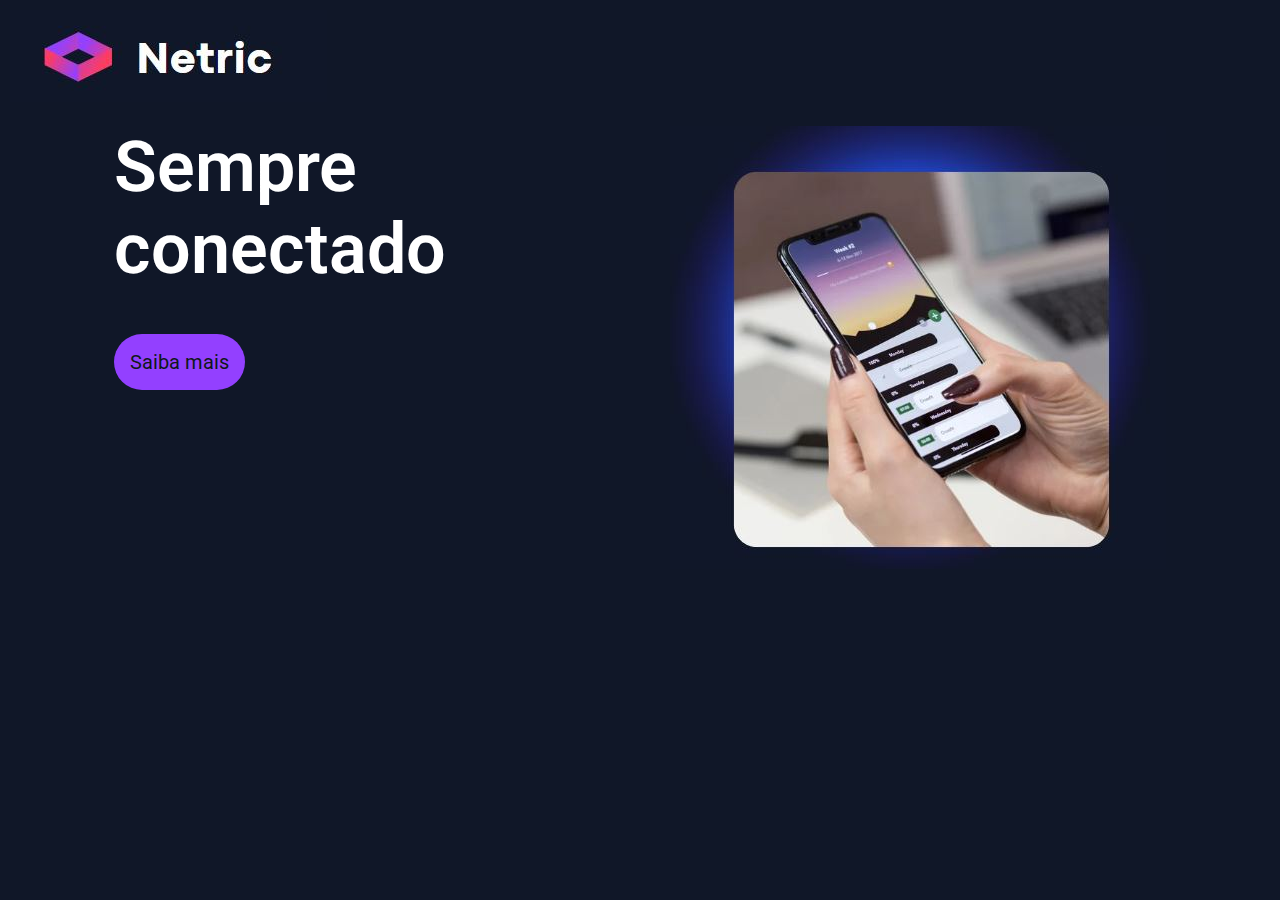
<file: index.html>
<!DOCTYPE html>
<html>
	<head>
		<meta charset="utf-8">
		<meta name="viewport" content="width=device-width, initial-scale=1">
		<link rel="stylesheet" type="text/css" href="estilos/estilos.css">
		<title> Home Netric</title>
	</head>
	<body>
		<header>
			<div>
				<a href="index.html">
					<img src="imagens/logo.JPG" alt="Logo Netric" class="logo">
				</a>
			</div>
		</header>

		<main class="capa">
			<section>
				
				<div> 
					<h1 class="capa__titulo"> Sempre  <br>conectado</h1>
					<div class="capa__link">
					<a href="sobre.html" > Saiba mais</a>
					</div>
				</div>
			
			</section>

			<section>
				<img src="imagens/foto1.JPG">
			</section>

		</main>
		

	</body>
</html>
</file>
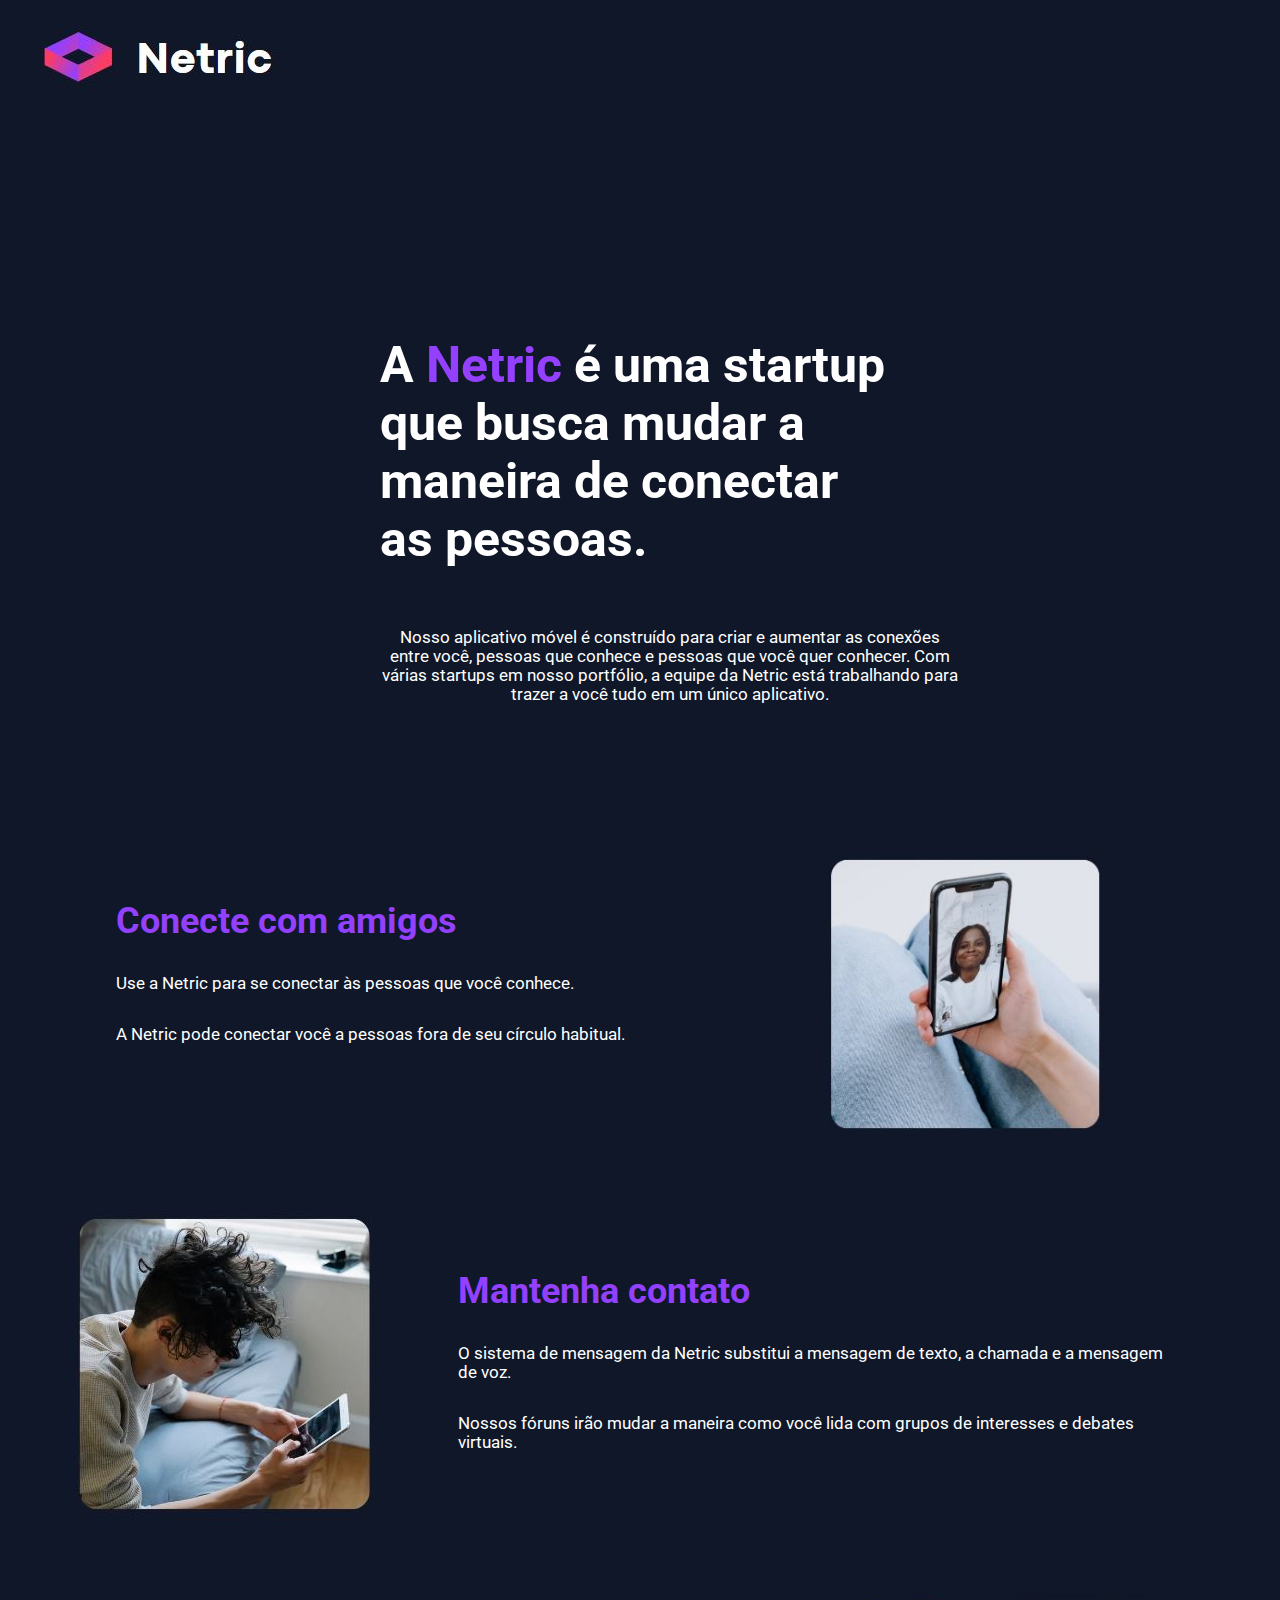
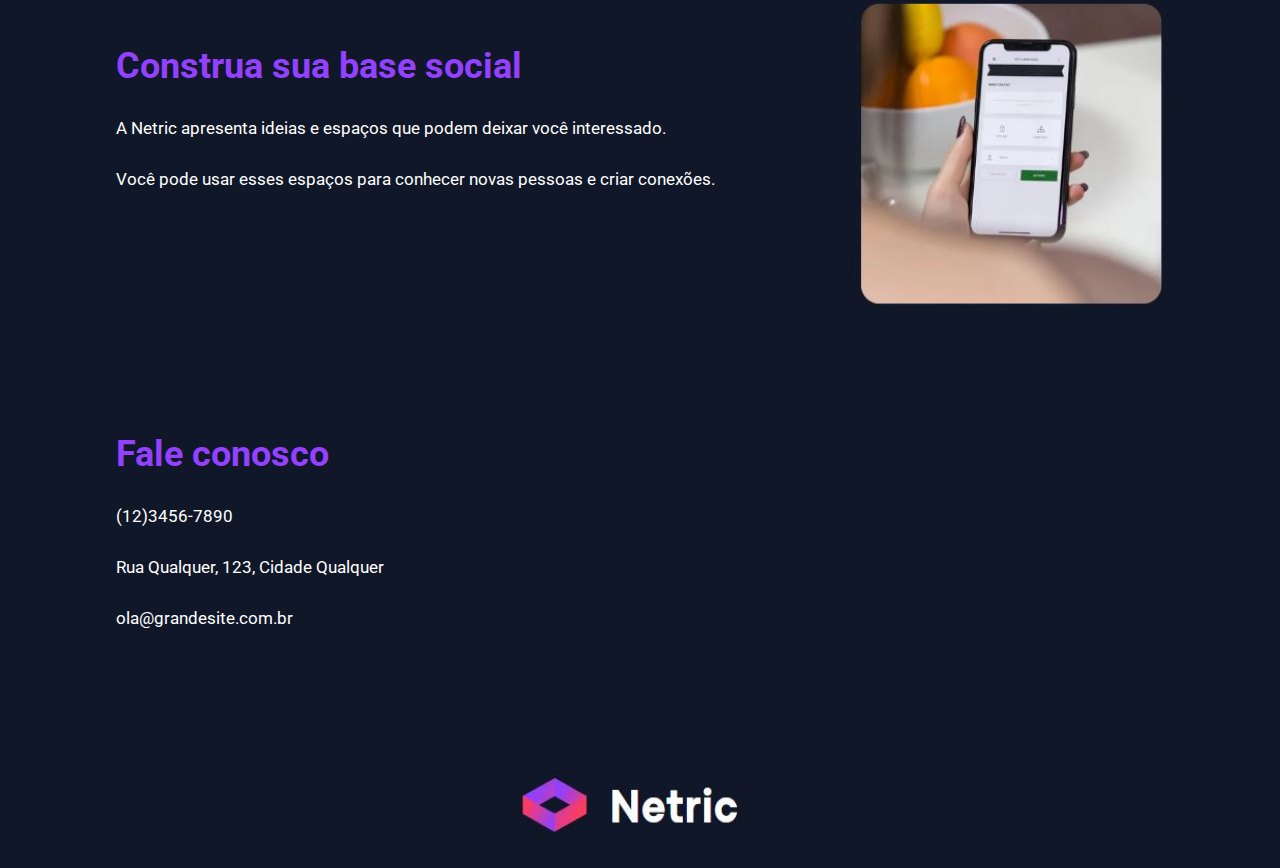
<file: sobre.html>
<!DOCTYPE html>
<html>
	<head>
		<meta charset="utf-8">
		<meta name="viewport" content="width=device-width, initial-scale=1">
		<link rel="stylesheet" type="text/css" href="estilos/estilos.css">
		<title> Sobre Netric</title>
	</head>
	<body>
		<header>
			<div>
				<a href="index.html">
					<img src="imagens/logo.JPG" alt="Logo Netric" class="logo">
				</a>
			</div>
		</header>

		<main>
				<!--Inicio sobre -->
			<section class="capa__sobre"> 
				<h2 class="sobre__titulo"> A <span class="sobre__titulo__destaque"> Netric</span> é uma startup que busca mudar a maneira de conectar as pessoas.</h2>

				<p class="sobre__texto"> Nosso aplicativo móvel é construído para criar e aumentar as conexões entre você, pessoas que conhece e pessoas que você quer conhecer. Com várias startups em nosso portfólio, a equipe da Netric está trabalhando para trazer a você tudo em um único aplicativo. </p>

			</section> <!--Fim sobre -->

			<!--Inicio Conecte com amigos -->
			<div  class="sobre__0" >
				
				<section class="sobre__1" >

					<h2 class="sobre__1__titulo"> Conecte com amigos </h2>
					 <p class="sobre__texto__p"> 

						Use a Netric para se conectar às pessoas que você conhece. 
					</p>

					 <p class="sobre__texto__p">
						A Netric pode conectar você a pessoas fora de seu círculo habitual.
					</p>



				</section>

				<img src="imagens/foto2.JPG" class="sobre__foto">

			</div>
				<!--Fim Conecte com amigos -->

				<!--Inicio Mantenha contato -->

			<div  class="sobre__0" >
				
				<img src="imagens/foto3.JPG" class="sobre__foto">

				<section class="sobre__1" >

					<h2 class="sobre__1__titulo"> Mantenha contato </h2>
					 <p class="sobre__texto__p"> 

						O sistema de mensagem da Netric substitui a mensagem de texto, a chamada e a mensagem de voz. 
 
					</p>

					 <p class="sobre__texto__p">
						Nossos fóruns irão mudar a maneira como você lida com grupos de interesses e debates virtuais.
					</p>

				</section>
					
			</div> 

			<!--Fim Mantenha contato -->

			<!--Inicio Construa sua base social --> 

			<div  class="sobre__0" >
				
				<section class="sobre__1" >

					<h2 class="sobre__1__titulo"> Construa sua base social </h2>
					 <p class="sobre__texto__p"> 

						A Netric apresenta ideias e espaços que podem deixar você interessado.

					</p>

					 <p class="sobre__texto__p">
						Você pode usar esses espaços para conhecer novas pessoas e criar conexões.
					</p>



				</section>

				<img src="imagens/foto4.JPG" class="sobre__foto">

			</div>

			<!--Fim Construa sua base social --> 

			<!--Inicio fale conosco --> 

			<div  class="contatos" >
				
			
			
				<section class="sobre__1" >

					<h2 class="sobre__1__titulo"> Fale conosco </h2>
					 <p class="sobre__texto__p"> 

						(12)3456-7890
 
					</p>

					 <p class="sobre__texto__p">
						Rua Qualquer, 123, Cidade Qualquer

					</p>
					<p class="sobre__texto__p">
						ola@grandesite.com.br
					</p>

				</section>


					
			</div> 

			<div class="logo__contato">

				<a href="index.html">
					<img src="imagens/logo.JPG" class="logo__contato_img">
				</a>
			</div>
			<!--Fim fale conosco -->
		</main>
		

	</body>
</html>
</file>
<file: estilos/estilos.css>
@import url('https://fonts.googleapis.com/css2?family=Roboto:wght@700&display=0swap');

/* font-family: 'Source Code Pro', monospace **/

*{
	padding: 0;
	margin: 0 auto;
	box-sizing: border-box;
}

root{
	--font-primaria: 'Roboto', sans-serif;
	--cor-fundo: #101728;
}

body{
	background-color: #101728;
	color: #FFFFFF;
	font-family: 'Roboto', sans-serif;
}

.logo{
	padding: 10px;

}

.capa{
	/*margin-top:30px;
	margin-left: 40px;
	margin-right: 40px;*/
	
	display: flex;
	justify-content: center;
	padding: 10px;
}

.capa__titulo{
	font-size:70px ;
	font-weight: 600;
	padding-right: 16px;
}

.capa__link{
	padding-right: 16px;
	padding-top: 60px;

}

.capa__link a{
	padding: 16px;
	text-decoration: none;
	color: #0F1819;
	font-size: 20px;
	
	border-radius: 50px;
	background-color: #9340FF;
}
.capa__link a:hover{
	padding: 16px;
	text-decoration: none;
	color: #FFFFFF;
	font-size: 24px;
	background-color: #FF3C5F;
}

.capa__sobre{
	
	margin-top: 80px;
	/*display: flex; */
	/*flex-direction: column;*/
	/*text-align: center;*/
	padding: 80px;

	width: 800px;
}

.sobre__titulo{
	font-size: 50px;
	padding: 60px;
}

.sobre__titulo__destaque{
	color:#9340FF ;
}

.sobre__texto{
	font-size: 16.5px;
	text-align: center;
	padding-left: 60px;
}

.sobre__0{
	margin: 50px;
	display: flex;
	justify-content: space-around;
	text-align: left;
	

}

.sobre__1{
	margin: 50px;
	

}


.sobre__1__titulo{
	color:#9340FF;
	padding: 16px;
	font-size: 36px;
	text-align: left;

	
}

.sobre__texto__p{
	font-size: 16.5px;
	padding: 16px;
	text-align: left;

	
}


.sobre__foto{
	flex-direction: row;
	align-items: flex-end;
	width: 30%;
	height: 30%;

	
}

.contatos{
	margin: 50px;
	display: flex;
	


}

.logo__contato{
	display: flex;
	padding: 10px;
	justify-content: end;
}

.logo__contato_img{
	
	
	width: 300px;
	height: 100px;quotes: ;
	
}
</file>
